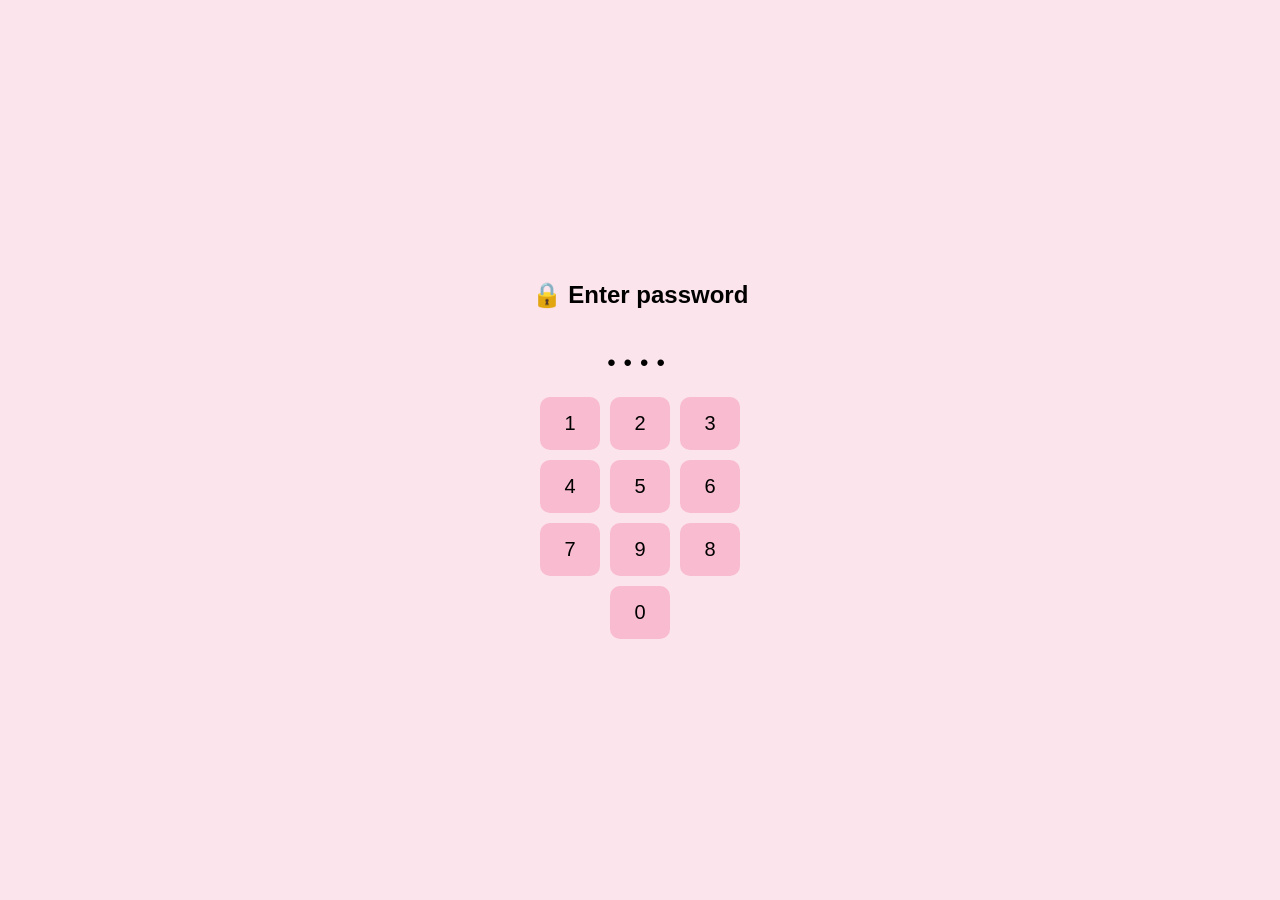
<file: invitacion.html>
<!DOCTYPE html> 
<html lang="en">
<head>
  <meta charset="UTF-8" />
  <meta name="viewport" content="width=device-width, initial-scale=1.0"/>
  <title>Felices 7 mesesss</title>
  <style>
    body {
      font-family: 'Arial', sans-serif;
      margin: 0;
      padding: 0;
      background-color: #fce4ec;
    }
    .screen {
      display: none;
      justify-content: center;
      align-items: center;
      height: 100vh;
      text-align: center;
    }
    .active {
      display: flex;
    }
    .password-screen {
      flex-direction: column;
    }
    .keypad {
      display: grid;
      grid-template-columns: repeat(3, 60px);
      gap: 10px;
      margin-top: 20px;
      justify-content: center;
    }
    .key {
      background-color: #f8bbd0;
      border: none;
      border-radius: 10px;
      font-size: 20px;
      padding: 15px;
      cursor: pointer;
      transition: background 0.2s;
    }
    .key:hover {
      background-color: #f48fb1;
    }
    .input-display {
      font-size: 24px;
      margin-top: 20px;
      letter-spacing: 8px;
    }
    .notepad {
      background-color: #fff0f6;
      border: 3px solid #f8bbd0;
      padding: 20px;
      border-radius: 20px;
      width: 90%;
      max-width: 500px;
      text-align: left;
      font-family: 'Comic Sans MS', cursive, sans-serif;
      line-height: 1.6;
    }
    .notepad h3 {
      margin-top: 0;
    }
  </style>
</head>
<body>

<div id="passwordScreen" class="screen password-screen active">
  <h2>🔒 Enter password</h2>
  <div class="input-display" id="inputDisplay">••••</div>
  <div class="keypad">
    <button class="key" onclick="enterDigit('1')">1</button>
    <button class="key" onclick="enterDigit('2')">2</button>
    <button class="key" onclick="enterDigit('3')">3</button>
    <button class="key" onclick="enterDigit('4')">4</button>
    <button class="key" onclick="enterDigit('5')">5</button>
    <button class="key" onclick="enterDigit('6')">6</button>
    <button class="key" onclick="enterDigit('7')">7</button>
    <button class="key" onclick="enterDigit('9')">9</button>
    <button class="key" onclick="enterDigit('8')">8</button>
    <div></div>
    <button class="key" onclick="enterDigit('0')">0</button>
    <div></div>
  </div>
</div>

<div id="notepadScreen" class="screen">
  <div class="notepad">
    <h3>📅 20/11/2025 </h3>
    <h4>💌 Felices 7 mesesss </h4>
    <p>
     Quien diria que ya han pasado 7 meses desde que nos volvimos noviecitos (sigo sin creermelo aun) siento que desde ese momento, todo cambió para mejor.
      aunque el camino no haya sido facil siempre estuviste ahi para mi, guiandome y haciendome querer ser un mejor hombre para ti.
    </p>
    <p>
    Quiero decirte que te amo muchisimo, amo la manera en como me miras, en como me hablas y sobre todo por como me cuidas, se que todavia nos falta mucho por vivir y eso de alguna u otra manera me hace muy feli
    </p>
    <p>
      No sé cómo decirlo, pero cuando estoy contigo mi corazón está en paz, cada vez que te veo me parto como la galleta.
      Se que no estas pasando por un buen momento pero espero que este detallito te pueda alegrar muchisissisimo.
    </p>
    <p>
      Te amo desde el fondo de mi corazón:3. ♡
    </p>

    <!-- ⭐ Aquí agregamos el botón -->
    <button onclick="mostrarImagen()" 
            style="margin-top:20px; padding:10px 20px; background:#f8bbd0; border:none;
                   border-radius:10px; cursor:pointer; font-size:16px;">
      Pulsa aqui(cara sonriente) 💕
    </button>

    <!-- ⭐ Y aquí aparece la imagen cuando se presiona -->
    <img id="imagenSecreta"
         src="imagen/cine.png"
         style="display:none; margin-top:20px; width:100%; border-radius:15px;
                box-shadow:0 0 10px rgba(0,0,0,0.2);" />
  </div>
</div>

<script>
  const correctPassword = '2011';
  let input = '';

  function enterDigit(digit) {
    if (input.length < 4) {
      input += digit;
    }

    const display = document.getElementById('inputDisplay');
    display.textContent = input.padEnd(4, '•');

    if (input.length === 4) {
      if (input === correctPassword) {
        document.getElementById('passwordScreen').classList.remove('active');
        document.getElementById('notepadScreen').classList.add('active');
      } else {
        alert('Contraseña incorrecta, intenta de nuevo');
        input = '';
        display.textContent = '••••';
      }
    }
  }

  function mostrarImagen() {
    document.getElementById("imagenSecreta").style.display = "block";
  }
</script>

</body>
</html>
</file>
